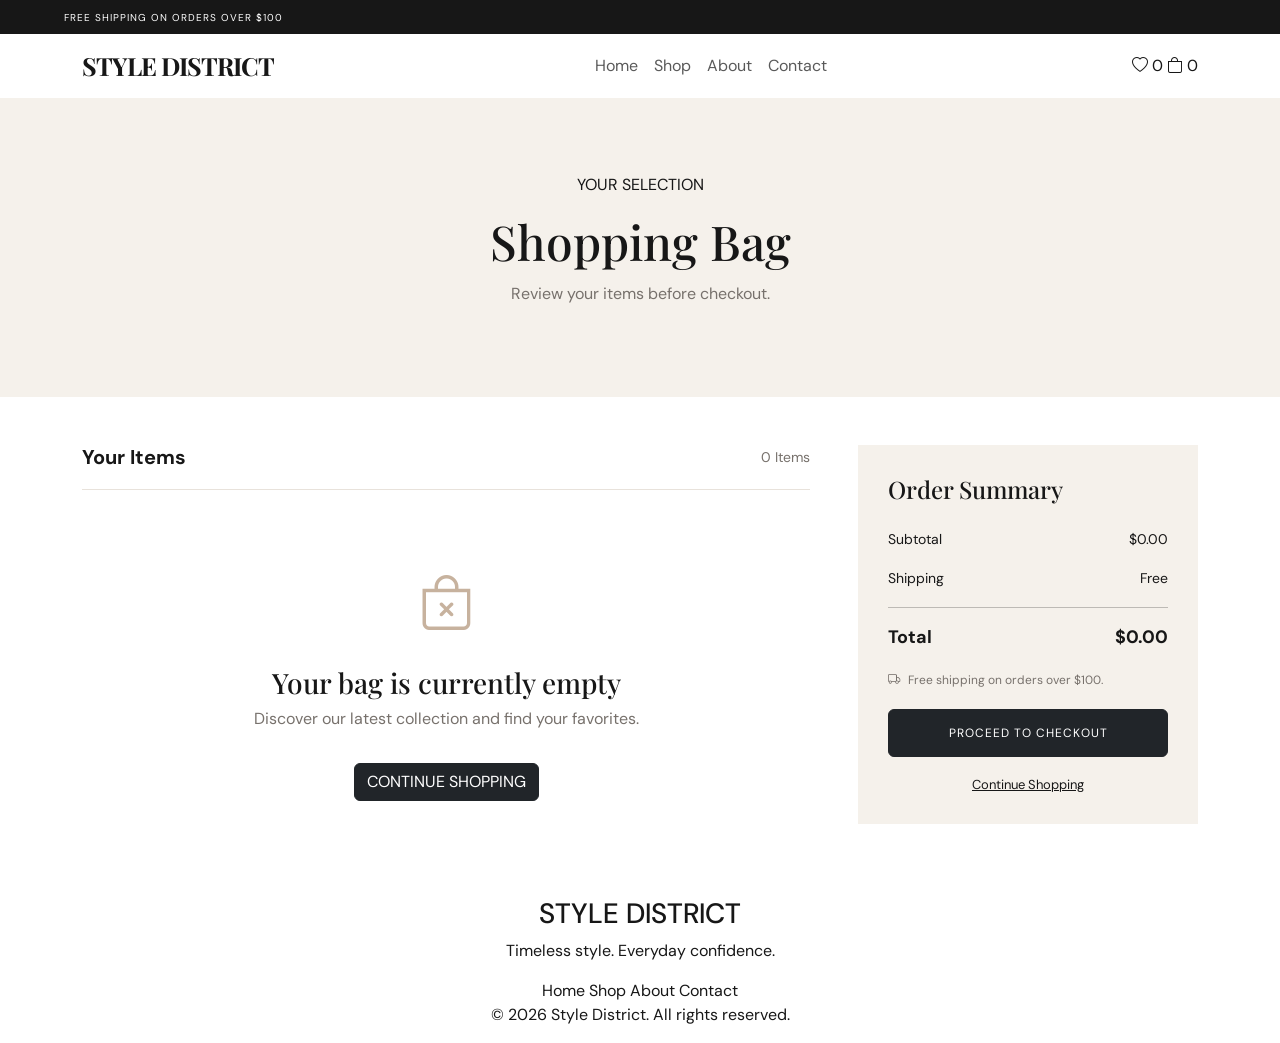
<file: cart.html>
<!DOCTYPE html>
<html lang="en">
<head>
    <meta charset="UTF-8">
    <meta name="viewport" content="width=device-width, initial-scale=1.0">
    <title>Shopping Bag | Style District</title>

    <link href="https://cdn.jsdelivr.net/npm/bootstrap@5.3.3/dist/css/bootstrap.min.css" rel="stylesheet">
    <link href="https://cdn.jsdelivr.net/npm/bootstrap-icons@1.11.3/font/bootstrap-icons.min.css" rel="stylesheet">
    <link href="https://fonts.googleapis.com/css2?family=DM+Sans:wght@400;500;600;700&family=Playfair+Display:wght@500;600;700&display=swap" rel="stylesheet">
    <link rel="stylesheet" href="css/style.css">
</head>

<body>

    <!-- Announcement -->
    <div class="announcement-bar">
        FREE SHIPPING ON ORDERS OVER $100
    </div>

    <!-- Navbar -->
    <nav class="navbar navbar-expand-lg bg-white sticky-top">
        <div class="container">

            <a class="navbar-brand" href="index.html">STYLE DISTRICT</a>

            <button class="navbar-toggler" type="button"
                    data-bs-toggle="collapse"
                    data-bs-target="#mainNavbar">
                <span class="navbar-toggler-icon"></span>
            </button>

            <div class="collapse navbar-collapse" id="mainNavbar">

                <ul class="navbar-nav mx-auto">
                    <li class="nav-item"><a class="nav-link" href="index.html">Home</a></li>
                    <li class="nav-item"><a class="nav-link" href="shop.html">Shop</a></li>
                    <li class="nav-item"><a class="nav-link" href="about.html">About</a></li>
                    <li class="nav-item"><a class="nav-link" href="contact.html">Contact</a></li>
                </ul>

                <div class="navbar-icons">
                    <a href="wishlist.html">
                        <i class="bi bi-heart"></i>
                        <span class="wishlist-count">0</span>
                    </a>

                    <a href="cart.html">
                        <i class="bi bi-bag"></i>
                        <span class="cart-count">0</span>
                    </a>
                </div>

            </div>
        </div>
    </nav>

    <!-- Cart Header -->
    <section class="cart-header">
        <div class="container text-center">
            <p class="section-subtitle">YOUR SELECTION</p>
            <h1>Shopping Bag</h1>
            <p>Review your items before checkout.</p>
        </div>
    </section>

    <!-- Cart Section -->
    <section class="cart-section py-5">
        <div class="container">

            <div class="row g-5">

                <!-- Cart Items -->
                <div class="col-lg-8">

                    <div class="cart-items-header">
                        <h5>Your Items</h5>
                        <span id="cart-items-count">0 Items</span>
                    </div>

                    <div id="cart-items-container"></div>

                    <!-- Empty Cart -->
                    <div id="empty-cart" class="text-center py-5">
                        <i class="bi bi-bag-x"></i>
                        <h3>Your bag is currently empty</h3>
                        <p>Discover our latest collection and find your favorites.</p>
                        <a href="shop.html" class="btn btn-dark mt-3">CONTINUE SHOPPING</a>
                    </div>

                </div>

                <!-- Order Summary -->
                <div class="col-lg-4">

                    <div class="cart-summary">
                        <h4>Order Summary</h4>

                        <div class="summary-row">
                            <span>Subtotal</span>
                            <span id="cart-subtotal">$0.00</span>
                        </div>

                        <div class="summary-row">
                            <span>Shipping</span>
                            <span id="cart-shipping">Free</span>
                        </div>

                        <hr>

                        <div class="summary-row summary-total">
                            <span>Total</span>
                            <span id="cart-total">$0.00</span>
                        </div>

                        <p class="shipping-note">
                            <i class="bi bi-truck"></i>
                            Free shipping on orders over $100.
                        </p>

                        <button id="checkout-btn" class="btn btn-dark w-100">
                            PROCEED TO CHECKOUT
                        </button>

                        <a href="shop.html" class="continue-shopping">
                            Continue Shopping
                        </a>

                    </div>

                </div>

            </div>

        </div>
    </section>

    <!-- Footer -->
    <footer class="site-footer">
        <div class="container text-center">
            <h3>STYLE DISTRICT</h3>
            <p>Timeless style. Everyday confidence.</p>

            <div class="footer-links">
                <a href="index.html">Home</a>
                <a href="shop.html">Shop</a>
                <a href="about.html">About</a>
                <a href="contact.html">Contact</a>
            </div>

            <p class="copyright">© 2026 Style District. All rights reserved.</p>
        </div>
    </footer>

    <!-- Scripts -->
    <script src="https://cdn.jsdelivr.net/npm/bootstrap@5.3.3/dist/js/bootstrap.bundle.min.js"></script>
    <script src="js/products.js"></script>
    <script src="js/main.js"></script>

    <script>
        const cartContainer = document.getElementById("cart-items-container");
        const emptyCart = document.getElementById("empty-cart");
        const itemsCount = document.getElementById("cart-items-count");

        const subtotalElement = document.getElementById("cart-subtotal");
        const shippingElement = document.getElementById("cart-shipping");
        const totalElement = document.getElementById("cart-total");

        function renderCart() {

            const cart = getCart();

            const totalItems = cart.reduce((total, item) =>
                total + item.quantity, 0
            );

            const subtotal = cart.reduce((total, item) =>
                total + (item.price * item.quantity), 0
            );

            const shipping = subtotal === 0 || subtotal >= 100 ? 0 : 10;

            const total = subtotal + shipping;

            itemsCount.textContent = `${totalItems} Items`;

            subtotalElement.textContent = `$${subtotal.toFixed(2)}`;
            shippingElement.textContent = shipping === 0 ? "Free" : `$${shipping.toFixed(2)}`;
            totalElement.textContent = `$${total.toFixed(2)}`;

            if (cart.length === 0) {

                cartContainer.innerHTML = "";
                emptyCart.style.display = "block";

                return;
            }

            emptyCart.style.display = "none";

            cartContainer.innerHTML = cart.map(item => `

                <div class="cart-item">

                    <div class="cart-item-image">
                        <img src="${item.image}" alt="${item.name}">
                    </div>

                    <div class="cart-item-details">

                        <h5>${item.name}</h5>

                        <p class="cart-item-price">$${item.price.toFixed(2)}</p>

                        <p class="cart-item-option">
                            Size: ${item.size || "Not selected"}
                        </p>

                        <p class="cart-item-option">
                            Color: ${item.color || "Not selected"}
                        </p>

                        <div class="cart-item-actions">

                            <div class="cart-quantity">
                                <button type="button" data-action="decrease" data-id="${item.id}" data-size="${item.size || ""}" data-color="${item.color || ""}">−</button>

                                <span>${item.quantity}</span>

                                <button type="button" data-action="increase" data-id="${item.id}" data-size="${item.size || ""}" data-color="${item.color || ""}">+</button>
                            </div>

                            <button type="button" class="remove-cart-item"
                                data-action="remove"
                                data-id="${item.id}"
                                data-size="${item.size || ""}"
                                data-color="${item.color || ""}">
                                <i class="bi bi-trash"></i> Remove
                            </button>

                        </div>

                    </div>

                    <div class="cart-item-total">
                        $${(item.price * item.quantity).toFixed(2)}
                    </div>

                </div>

            `).join("");

        }

        cartContainer.addEventListener("click", function(event) {

            const button = event.target.closest("[data-action]");

            if (!button) return;

            const action = button.dataset.action;
            const id = Number(button.dataset.id);
            const size = button.dataset.size;
            const color = button.dataset.color;

            let cart = getCart();

            const item = cart.find(product =>
                product.id === id &&
                (product.size || "") === size &&
                (product.color || "") === color
            );

            if (!item) return;

            if (action === "increase") {
                item.quantity++;
            }

            if (action === "decrease") {
                item.quantity--;

                if (item.quantity <= 0) {
                    cart = cart.filter(product => product !== item);
                }
            }

            if (action === "remove") {
                cart = cart.filter(product => product !== item);
            }

            saveCart(cart);
            updateHeaderCounts();
            renderCart();

        });

        // Checkout
        document.getElementById("checkout-btn").addEventListener("click", function() {

            const cart = getCart();

            if (cart.length === 0) {
                alert("Your shopping bag is empty!");
                return;
            }

            alert("Thank you! Checkout functionality will be available soon.");

        });

        renderCart();
    </script>

</body>
</html>
</file>
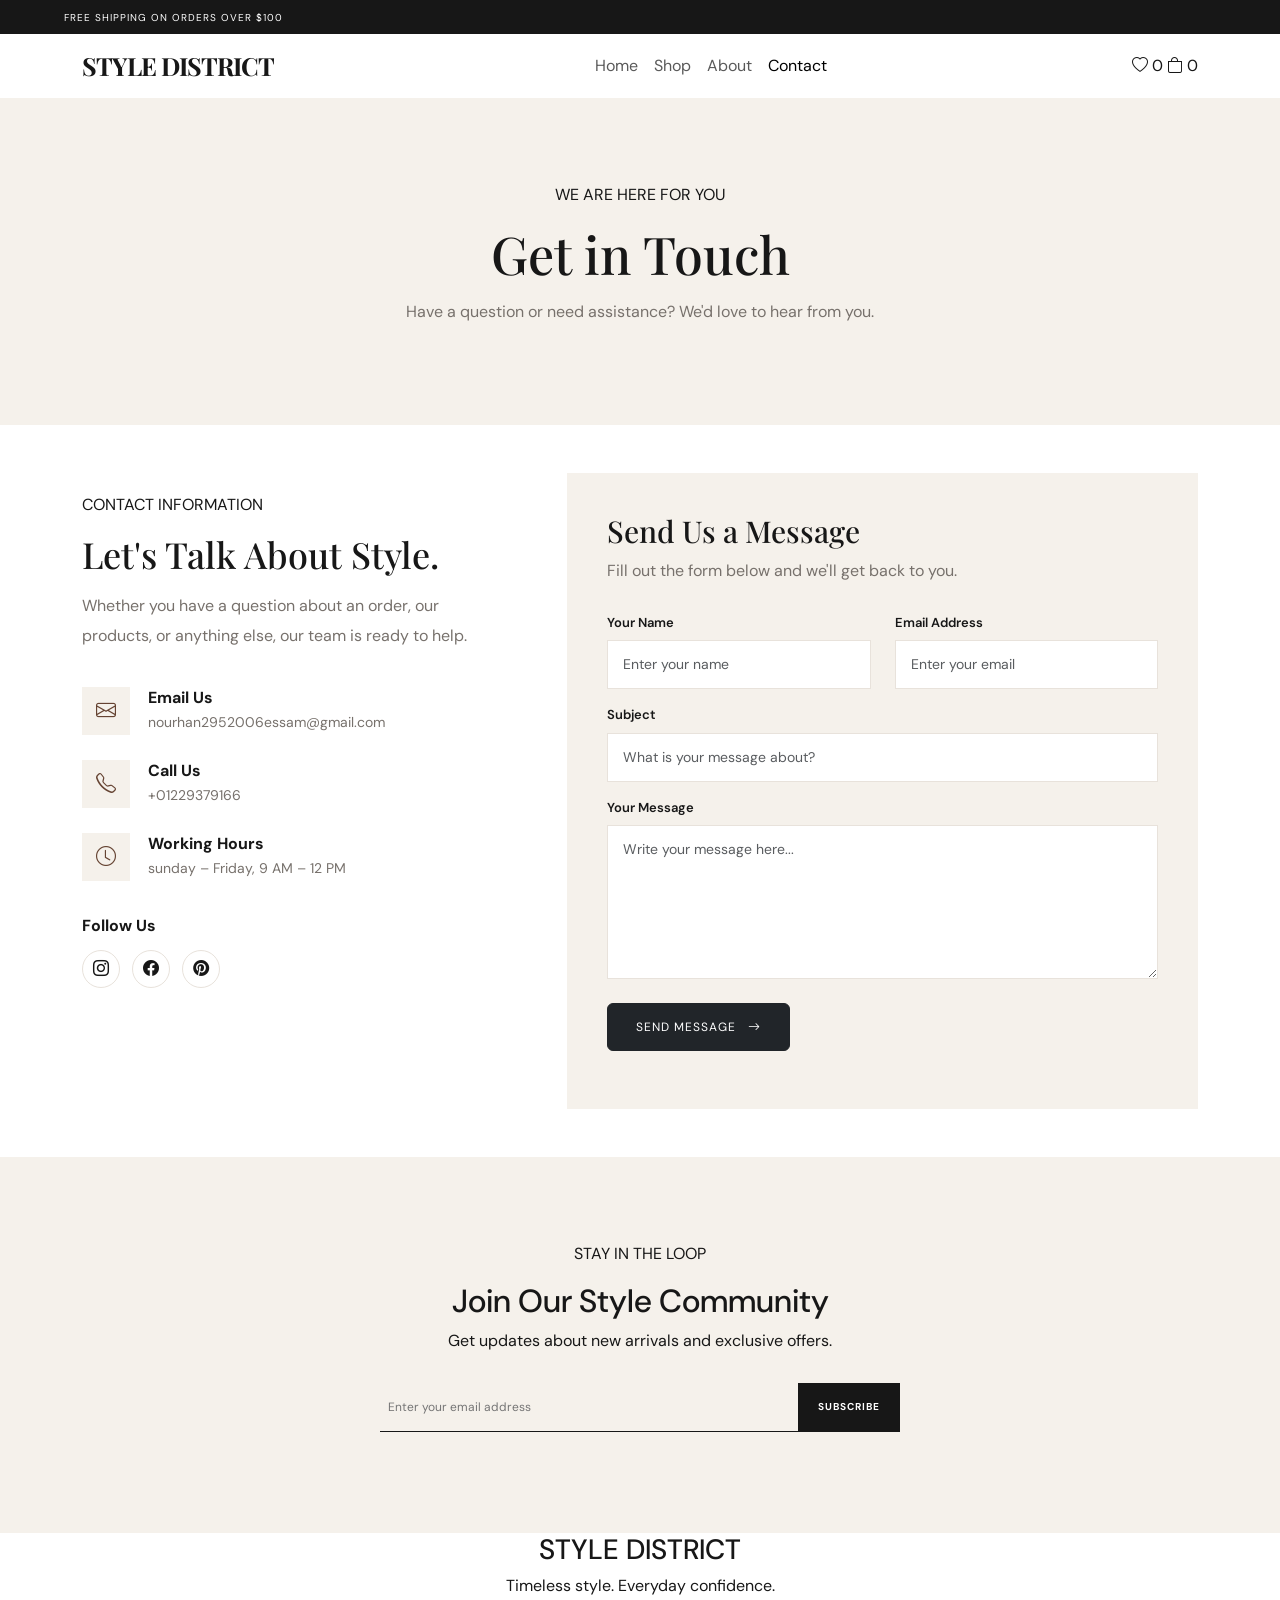
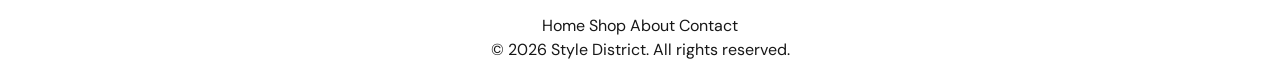
<file: contact.html>
<!DOCTYPE html>
<html lang="en">
<head>
    <meta charset="UTF-8">
    <meta name="viewport" content="width=device-width, initial-scale=1.0">
    <title>Contact Us | Style District</title>

    <link href="https://cdn.jsdelivr.net/npm/bootstrap@5.3.3/dist/css/bootstrap.min.css" rel="stylesheet">
    <link href="https://cdn.jsdelivr.net/npm/bootstrap-icons@1.11.3/font/bootstrap-icons.min.css" rel="stylesheet">
    <link href="https://fonts.googleapis.com/css2?family=DM+Sans:wght@400;500;600;700&family=Playfair+Display:wght@500;600;700&display=swap" rel="stylesheet">
    <link rel="stylesheet" href="css/style.css">
</head>

<body>

    <!-- Announcement -->
    <div class="announcement-bar">
        FREE SHIPPING ON ORDERS OVER $100
    </div>

    <!-- Navbar -->
    <nav class="navbar navbar-expand-lg bg-white sticky-top">
        <div class="container">

            <a class="navbar-brand" href="index.html">STYLE DISTRICT</a>

            <button class="navbar-toggler" type="button"
                    data-bs-toggle="collapse"
                    data-bs-target="#mainNavbar">
                <span class="navbar-toggler-icon"></span>
            </button>

            <div class="collapse navbar-collapse" id="mainNavbar">

                <ul class="navbar-nav mx-auto">
                    <li class="nav-item"><a class="nav-link" href="index.html">Home</a></li>
                    <li class="nav-item"><a class="nav-link" href="shop.html">Shop</a></li>
                    <li class="nav-item"><a class="nav-link" href="about.html">About</a></li>
                    <li class="nav-item"><a class="nav-link active" href="contact.html">Contact</a></li>
                </ul>

                <div class="navbar-icons">
                    <a href="wishlist.html">
                        <i class="bi bi-heart"></i>
                        <span class="wishlist-count">0</span>
                    </a>

                    <a href="cart.html">
                        <i class="bi bi-bag"></i>
                        <span class="cart-count">0</span>
                    </a>
                </div>

            </div>
        </div>
    </nav>

    <!-- Contact Hero -->
    <section class="contact-hero">
        <div class="container text-center">
            <p class="section-subtitle">WE ARE HERE FOR YOU</p>
            <h1>Get in Touch</h1>
            <p>Have a question or need assistance? We'd love to hear from you.</p>
        </div>
    </section>

    <!-- Contact Section -->
    <section class="contact-section py-5">
        <div class="container">

            <div class="row g-5">

                <!-- Contact Information -->
                <div class="col-lg-5">

                    <div class="contact-info">
                        <p class="section-subtitle">CONTACT INFORMATION</p>

                        <h2>Let's Talk About Style.</h2>

                        <p class="contact-description">
                            Whether you have a question about an order,
                            our products, or anything else, our team is ready to help.
                        </p>

                        <div class="contact-info-item">
                            <div class="contact-icon">
                                <i class="bi bi-envelope"></i>
                            </div>

                            <div>
                                <h6>Email Us</h6>
                                <p>nourhan2952006essam@gmail.com</p>
                            </div>
                        </div>

                        <div class="contact-info-item">
                            <div class="contact-icon">
                                <i class="bi bi-telephone"></i>
                            </div>

                            <div>
                                <h6>Call Us</h6>
                                <p>+01229379166</p>
                            </div>
                        </div>

                        <div class="contact-info-item">
                            <div class="contact-icon">
                                <i class="bi bi-clock"></i>
                            </div>

                            <div>
                                <h6>Working Hours</h6>
                                <p>sunday – Friday, 9 AM – 12 PM</p>
                            </div>
                        </div>

                        <div class="contact-socials">
                            <h6>Follow Us</h6>

                            <a href="https://www.instagram.com/nouressam422/" aria-label="Instagram">
                                <i class="bi bi-instagram"></i>
                            </a>

                            <a href="https://www.facebook.com/profile.php?id=100088703182047" aria-label="Facebook">
                                <i class="bi bi-facebook"></i>
                            </a>

                            <a href="#" aria-label="Pinterest">
                                <i class="bi bi-pinterest"></i>
                            </a>
                        </div>

                    </div>

                </div>

                <!-- Contact Form -->
                <div class="col-lg-7">

                    <div class="contact-form-wrapper">

                        <h3>Send Us a Message</h3>

                        <p>Fill out the form below and we'll get back to you.</p>

                        <form id="contact-form">

                            <div class="row">

                                <div class="col-md-6 mb-3">
                                    <label for="contact-name">Your Name</label>
                                    <input type="text" id="contact-name"
                                           class="form-control"
                                           placeholder="Enter your name"
                                           required>
                                </div>

                                <div class="col-md-6 mb-3">
                                    <label for="contact-email">Email Address</label>
                                    <input type="email" id="contact-email"
                                           class="form-control"
                                           placeholder="Enter your email"
                                           required>
                                </div>

                            </div>

                            <div class="mb-3">
                                <label for="contact-subject">Subject</label>
                                <input type="text" id="contact-subject"
                                       class="form-control"
                                       placeholder="What is your message about?"
                                       required>
                            </div>

                            <div class="mb-4">
                                <label for="contact-message">Your Message</label>
                                <textarea id="contact-message"
                                          class="form-control"
                                          rows="6"
                                          placeholder="Write your message here..."
                                          required></textarea>
                            </div>

                            <button type="submit" class="btn btn-dark contact-submit">
                                SEND MESSAGE <i class="bi bi-arrow-right"></i>
                            </button>

                            <p id="contact-success" class="contact-success"></p>

                        </form>

                    </div>

                </div>

            </div>

        </div>
    </section>

    <!-- Newsletter -->
    <section class="newsletter-section">
        <div class="container text-center">
            <p class="section-subtitle">STAY IN THE LOOP</p>
            <h2>Join Our Style Community</h2>
            <p>Get updates about new arrivals and exclusive offers.</p>

            <form id="newsletter-form" class="newsletter-form">
                <input type="email" id="newsletter-email"
                       placeholder="Enter your email address" required>
                <button type="submit">SUBSCRIBE</button>
            </form>

            <p id="newsletter-message"></p>
        </div>
    </section>

    <!-- Footer -->
    <footer class="site-footer">
        <div class="container text-center">
            <h3>STYLE DISTRICT</h3>
            <p>Timeless style. Everyday confidence.</p>

            <div class="footer-links">
                <a href="index.html">Home</a>
                <a href="shop.html">Shop</a>
                <a href="about.html">About</a>
                <a href="contact.html">Contact</a>
            </div>

            <p class="copyright">© 2026 Style District. All rights reserved.</p>
        </div>
    </footer>

    <!-- Scripts -->
    <script src="https://cdn.jsdelivr.net/npm/bootstrap@5.3.3/dist/js/bootstrap.bundle.min.js"></script>
    <script src="js/products.js"></script>
    <script src="js/main.js"></script>

    <script>
        const contactForm = document.getElementById("contact-form");

        contactForm.addEventListener("submit", function(event) {

            event.preventDefault();

            const name = document.getElementById("contact-name").value.trim();
            const email = document.getElementById("contact-email").value.trim();
            const subject = document.getElementById("contact-subject").value.trim();
            const message = document.getElementById("contact-message").value.trim();

            const successMessage = document.getElementById("contact-success");

            if (!name || !email || !subject || !message) {
                return;
            }

            successMessage.textContent =
                `Thank you, ${name}! Your message has been received.`;

            contactForm.reset();

        });
    </script>

</body>
</html>
</file>
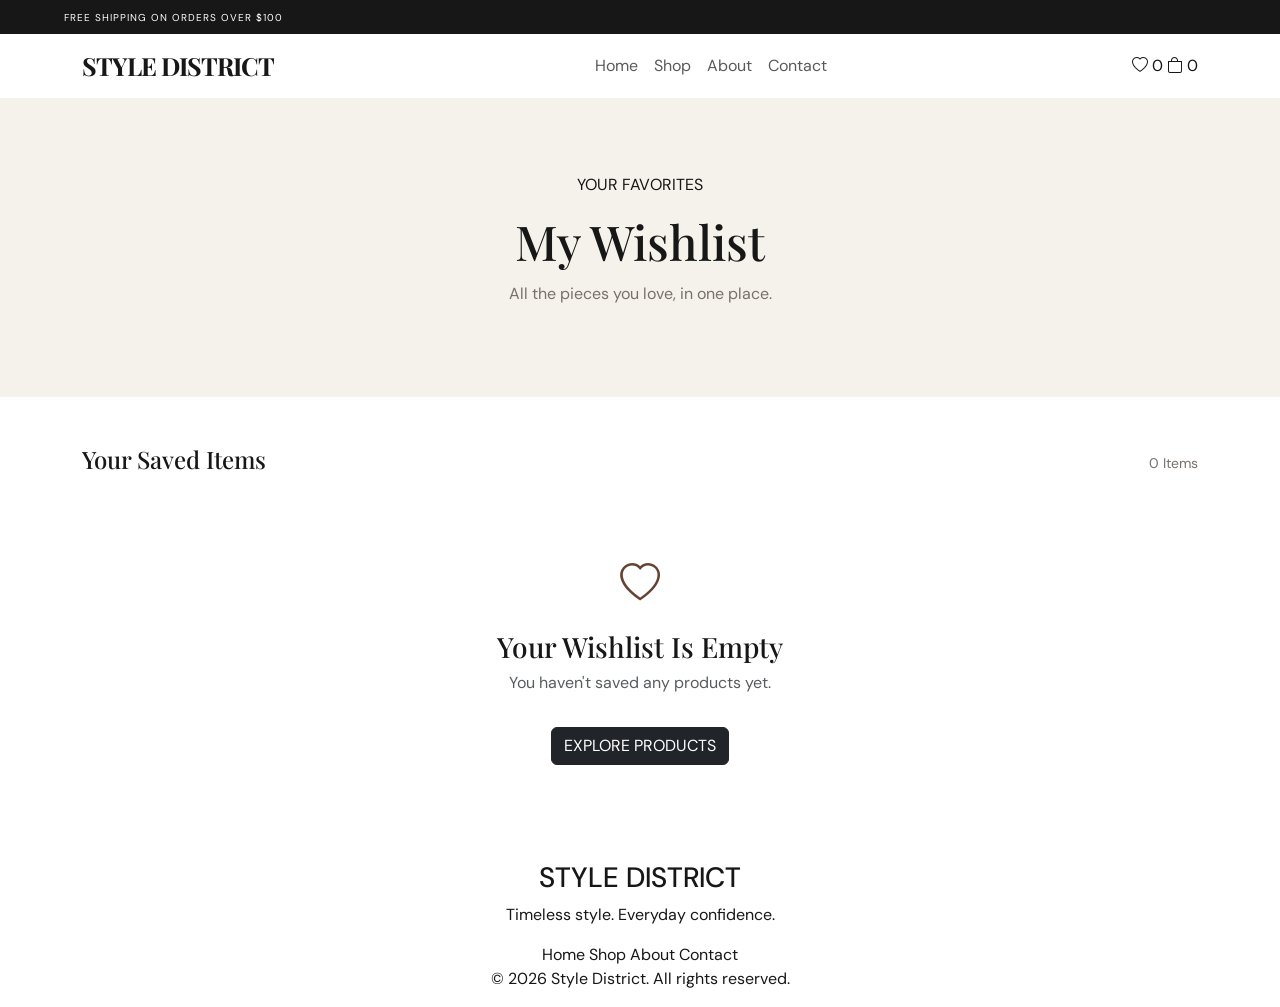
<file: wishlist.html>
<!DOCTYPE html>
<html lang="en">
<head>
    <meta charset="UTF-8">
    <meta name="viewport" content="width=device-width, initial-scale=1.0">
    <title>My Wishlist | Style District</title>

    <link href="https://cdn.jsdelivr.net/npm/bootstrap@5.3.3/dist/css/bootstrap.min.css" rel="stylesheet">
    <link href="https://cdn.jsdelivr.net/npm/bootstrap-icons@1.11.3/font/bootstrap-icons.min.css" rel="stylesheet">
    <link href="https://fonts.googleapis.com/css2?family=DM+Sans:wght@400;500;600;700&family=Playfair+Display:wght@500;600;700&display=swap" rel="stylesheet">
    <link rel="stylesheet" href="css/style.css">
</head>

<body>

    <div class="announcement-bar">
        FREE SHIPPING ON ORDERS OVER $100
    </div>

    <!-- Navbar -->
    <nav class="navbar navbar-expand-lg bg-white sticky-top">
        <div class="container">

            <a class="navbar-brand" href="index.html">STYLE DISTRICT</a>

            <button class="navbar-toggler" type="button"
                    data-bs-toggle="collapse"
                    data-bs-target="#mainNavbar">
                <span class="navbar-toggler-icon"></span>
            </button>

            <div class="collapse navbar-collapse" id="mainNavbar">

                <ul class="navbar-nav mx-auto">
                    <li class="nav-item"><a class="nav-link" href="index.html">Home</a></li>
                    <li class="nav-item"><a class="nav-link" href="shop.html">Shop</a></li>
                    <li class="nav-item"><a class="nav-link" href="about.html">About</a></li>
                    <li class="nav-item"><a class="nav-link" href="contact.html">Contact</a></li>
                </ul>

                <div class="navbar-icons">
                    <a href="wishlist.html">
                        <i class="bi bi-heart"></i>
                        <span class="wishlist-count">0</span>
                    </a>

                    <a href="cart.html">
                        <i class="bi bi-bag"></i>
                        <span class="cart-count">0</span>
                    </a>
                </div>

            </div>
        </div>
    </nav>

    <!-- Wishlist Header -->
    <section class="wishlist-header">
        <div class="container text-center">
            <p class="section-subtitle">YOUR FAVORITES</p>
            <h1>My Wishlist</h1>
            <p>All the pieces you love, in one place.</p>
        </div>
    </section>

    <!-- Wishlist Content -->
    <section class="wishlist-section py-5">
        <div class="container">

            <div class="d-flex justify-content-between align-items-center mb-4">
                <h4>Your Saved Items</h4>
                <span id="wishlist-total">0 Items</span>
            </div>

            <div class="row" id="wishlist-products"></div>

            <!-- Empty Wishlist -->
            <div id="empty-wishlist" class="text-center py-5" style="display:none;">
                <i class="bi bi-heart fs-1"></i>
                <h3 class="mt-3">Your Wishlist Is Empty</h3>
                <p class="text-muted">
                    You haven't saved any products yet.
                </p>
                <a href="shop.html" class="btn btn-dark mt-3">
                    EXPLORE PRODUCTS
                </a>
            </div>

        </div>
    </section>

    <!-- Footer -->
    <footer class="site-footer">
        <div class="container text-center">
            <h3>STYLE DISTRICT</h3>
            <p>Timeless style. Everyday confidence.</p>

            <div class="footer-links">
                <a href="index.html">Home</a>
                <a href="shop.html">Shop</a>
                <a href="about.html">About</a>
                <a href="contact.html">Contact</a>
            </div>

            <p class="copyright">© 2026 Style District. All rights reserved.</p>
        </div>
    </footer>

    <script src="https://cdn.jsdelivr.net/npm/bootstrap@5.3.3/dist/js/bootstrap.bundle.min.js"></script>
    <script src="js/products.js"></script>
    <script src="js/main.js"></script>

    <script>
        // Wishlist Page

        const wishlistContainer = document.getElementById("wishlist-products");
        const emptyWishlist = document.getElementById("empty-wishlist");
        const wishlistTotal = document.getElementById("wishlist-total");

        function renderWishlist() {

            const wishlistIds = getWishlist();

            const savedProducts = allProducts.filter(product =>
                wishlistIds.includes(product.id)
            );

            wishlistTotal.textContent =
                `${savedProducts.length} Items`;

            if (savedProducts.length === 0) {
                wishlistContainer.innerHTML = "";
                emptyWishlist.style.display = "block";
                return;
            }

            emptyWishlist.style.display = "none";

            wishlistContainer.innerHTML = savedProducts.map(product => `
                <div class="col-lg-3 col-md-6 mb-4">
                    <div class="product-card">

                        <div class="product-image">
                            <a href="product.html?id=${product.id}">
                                <img src="${product.image}" alt="${product.name}">
                            </a>

                            <button class="wishlist-btn active"
                                    data-remove-id="${product.id}">
                                <i class="bi bi-heart-fill"></i>
                            </button>
                        </div>

                        <div class="product-info">

                            <p class="product-category">
                                ${product.category}
                            </p>

                            <h5>
                                <a href="product.html?id=${product.id}">
                                    ${product.name}
                                </a>
                            </h5>

                            <div class="product-price">
                                $${product.price}
                            </div>

                            <button class="add-to-cart-btn"
                                    data-wishlist-cart="${product.id}">
                                ADD TO BAG
                            </button>

                        </div>
                    </div>
                </div>
            `).join("");
        }

        // Remove from wishlist
        wishlistContainer.addEventListener("click", function(event) {

            const removeButton = event.target.closest("[data-remove-id]");

            if (removeButton) {
                const id = Number(removeButton.dataset.removeId);

                toggleWishlist(id);
                renderWishlist();
            }

            // Add wishlist product to cart
            const cartButton = event.target.closest("[data-wishlist-cart]");

            if (cartButton) {
                const id = Number(cartButton.dataset.wishlistCart);

                addToCart(id);
            }
        });

        // Initial display
        renderWishlist();
    </script>

</body>
</html>
</file>
<file: css/style.css>
/* =====================================
   STYLE DISTRICT - MAIN DESIGN
   Black / White / Chocolate / Cream
===================================== */

/* 1. COLORS & GLOBAL */

:root {
    --black: #171717;
    --white: #ffffff;
    --cream: #f5f1eb;
    --chocolate: #654332;
    --brown-light: #c7b29e;
    --gray: #77716c;
    --border: #e8e2db;
}

* {
    margin: 0;
    padding: 0;
    box-sizing: border-box;
}

html {
    scroll-behavior: smooth;
}

body {
    font-family: 'DM Sans', sans-serif;
    color: var(--black);
    background: var(--white);
    overflow-x: hidden;
}

a {
    text-decoration: none;
    color: inherit;
}

button,
input {
    font-family: inherit;
}

img {
    display: block;
    max-width: 100%;
}

/* 2. ANNOUNCEMENT BAR */

.announcement-bar {
    min-height: 34px;
    padding: 8px 5%;
    background: var(--black);
    color: var(--white);
    display: flex;
    justify-content: space-between;
    align-items: center;
    font-size: 10px;
    letter-spacing: 1px;
}

.announcement-bar i {
    margin-right: 5px;
}

.announcement-social {
    display: flex;
    align-items: center;
    gap: 14px;
}

.announcement-social a {
    transition: .3s;
}

.announcement-social a:hover {
    color: var(--brown-light);
}

/* 3. NAVBAR */

.main-navbar {
    background: var(--white);
    padding: 17px 0;
    border-bottom: 1px solid var(--border);
    position: relative;
    z-index: 100;
}

.navbar-brand {
    font-family: 'Playfair Display', serif;
    font-size: 25px;
    font-weight: 700;
    letter-spacing: -1px;
    color: var(--black);
}

.navbar-brand span,
.footer-logo span {
    color: var(--chocolate);
}

.navbar-toggler {
    border: none;
    font-size: 25px;
}

.navbar-toggler:focus {
    box-shadow: none;
}

.main-navbar .nav-link {
    color: var(--black);
    font-size: 13px;
    font-weight: 600;
    margin: 0 13px;
    position: relative;
    transition: .3s;
}

.main-navbar .nav-link:hover,
.main-navbar .nav-link.active {
    color: var(--chocolate);
}

.main-navbar .nav-link::after {
    content: "";
    position: absolute;
    width: 0;
    height: 1px;
    background: var(--chocolate);
    bottom: 3px;
    left: 8px;
    transition: .3s;
}

.main-navbar .nav-link:hover::after,
.main-navbar .nav-link.active::after {
    width: calc(100% - 16px);
}

.nav-actions {
    display: flex;
    align-items: center;
    gap: 23px;
}

.nav-actions a {
    font-size: 20px;
    position: relative;
    transition: .3s;
}

.nav-actions a:hover {
    color: var(--chocolate);
}

.icon-with-count span {
    position: absolute;
    top: -9px;
    right: -10px;
    width: 16px;
    height: 16px;
    border-radius: 50%;
    background: var(--chocolate);
    color: white;
    font-size: 9px;
    display: flex;
    align-items: center;
    justify-content: center;
}

/* 4. HERO SECTION */

.hero-section {
    min-height: 570px;
    display: flex;
    align-items: center;
    position: relative;
    background:
        linear-gradient(
            90deg,
            rgba(255,255,255,.96) 0%,
            rgba(255,255,255,.85) 36%,
            rgba(255,255,255,.05) 76%
        ),
        url('https://images.unsplash.com/photo-1483985988355-763728e1935b?w=1800')
        center 35% / cover no-repeat;
}

.hero-content {
    max-width: 600px;
    padding: 85px 0;
}

.eyebrow {
    font-size: 12px;
    font-weight: 700;
    letter-spacing: 2px;
    color: var(--chocolate);
}

.hero-content h1 {
    font-family: 'Playfair Display', serif;
    font-size: clamp(48px, 6vw, 78px);
    font-weight: 600;
    line-height: 1.05;
    margin: 23px 0;
    letter-spacing: -2px;
}

.hero-content h1 em {
    color: var(--chocolate);
}

.hero-content p {
    max-width: 410px;
    font-size: 15px;
    line-height: 1.8;
    color: #48433f;
    margin-bottom: 30px;
}

.primary-btn {
    display: inline-flex;
    align-items: center;
    justify-content: center;
    gap: 16px;
    background: var(--black);
    color: var(--white);
    padding: 16px 25px;
    font-size: 11px;
    letter-spacing: 1px;
    font-weight: 700;
    transition: .3s;
}

.primary-btn:hover {
    background: var(--chocolate);
    color: var(--white);
    transform: translateY(-2px);
}

.hero-indicators {
    position: absolute;
    bottom: 20px;
    left: 5%;
    display: flex;
    gap: 12px;
}

.indicator {
    width: 11px;
    height: 11px;
    border: 1px solid var(--black);
    border-radius: 50%;
}

.indicator.active {
    background: var(--black);
}

/* 5. SECTION HEADINGS */

.categories-section,
.featured-section {
    padding: 85px 0;
}

.section-heading {
    text-align: center;
    margin-bottom: 45px;
}

.section-heading span {
    color: var(--chocolate);
    font-size: 11px;
    font-weight: 700;
    letter-spacing: 2px;
}

.section-heading h2 {
    font-family: 'Playfair Display', serif;
    font-size: 40px;
    margin: 12px 0;
}

.section-heading p {
    color: var(--gray);
    font-size: 14px;
}

/* 6. CATEGORY CARDS */

.category-card {
    display: block;
    height: 340px;
    position: relative;
    overflow: hidden;
    background: var(--cream);
}

.category-card img {
    width: 100%;
    height: 100%;
    object-fit: cover;
    transition: transform .6s;
}

.category-card:hover img {
    transform: scale(1.07);
}

.category-overlay {
    position: absolute;
    inset: 0;
    display: flex;
    flex-direction: column;
    justify-content: flex-end;
    padding: 25px;
    color: var(--white);
    background: linear-gradient(
        transparent 40%,
        rgba(0,0,0,.65)
    );
}

.category-overlay h3 {
    font-family: 'Playfair Display', serif;
    font-size: 30px;
    margin-bottom: 5px;
}

.category-overlay span {
    font-size: 10px;
    letter-spacing: 1px;
    font-weight: 700;
}

.category-overlay i {
    margin-left: 5px;
}

/* 7. FEATURED PRODUCTS */

.featured-section {
    background: var(--cream);
}

.product-card {
    height: 100%;
    background: var(--white);
    transition: transform .3s, box-shadow .3s;
    position: relative;
    overflow: hidden;
}

.product-card:hover {
    transform: translateY(-5px);
    box-shadow: 0 12px 30px rgba(0,0,0,.08);
}

.product-image {
    display: block;
    width: 100%;
    height: 300px;
    position: relative;
    overflow: hidden;
    background: #eee9e3;
}

.product-image img {
    width: 100%;
    height: 100%;
    object-fit: cover;
    transition: transform .5s;
}

.product-card:hover .product-image img {
    transform: scale(1.06);
}

.product-badge {
    position: absolute;
    z-index: 2;
    top: 13px;
    left: 13px;
    background: var(--white);
    color: var(--black);
    padding: 7px 10px;
    font-size: 9px;
    letter-spacing: 1px;
    font-weight: 700;
}

.product-info {
    padding: 17px;
}

.product-info h5 {
    font-size: 13px;
    font-weight: 700;
    margin-bottom: 8px;
}

.product-info p {
    font-size: 14px;
    font-weight: 700;
    color: var(--chocolate);
    margin: 0;
}

.product-actions {
    display: flex;
    justify-content: space-between;
    align-items: center;
    margin-top: 15px;
}

.product-actions button {
    border: none;
    cursor: pointer;
    transition: .3s;
}

.add-to-cart-btn {
    background: var(--black);
    color: var(--white);
    padding: 11px 14px;
    font-size: 10px;
    letter-spacing: 1px;
    font-weight: 700;
}

.add-to-cart-btn:hover {
    background: var(--chocolate);
}

.wishlist-btn {
    background: transparent !important;
    color: var(--black) !important;
    font-size: 20px;
    padding: 5px !important;
}

.wishlist-btn:hover {
    color: var(--chocolate) !important;
}

/* 8. OUTLINE BUTTON */

.outline-btn {
    display: inline-flex;
    align-items: center;
    gap: 12px;
    border: 1px solid var(--black);
    padding: 15px 27px;
    font-size: 10px;
    font-weight: 700;
    letter-spacing: 1px;
    transition: .3s;
}

.outline-btn:hover {
    background: var(--black);
    color: var(--white);
}

/* 9. PROMOTIONAL SECTION */

.promo-section {
    min-height: 420px;
    display: flex;
    align-items: center;
    background:
        linear-gradient(
            90deg,
            rgba(23,23,23,.75),
            rgba(23,23,23,.15)
        ),
        url('https://images.unsplash.com/photo-1441986300917-64674bd600d8?w=1600')
        center / cover no-repeat;
    color: var(--white);
}

.promo-content {
    max-width: 550px;
    padding: 70px 0;
}

.promo-content > span {
    font-size: 11px;
    letter-spacing: 3px;
    font-weight: 700;
    color: var(--brown-light);
}

.promo-content h2 {
    font-family: 'Playfair Display', serif;
    font-size: 55px;
    margin: 17px 0;
}

.promo-content p {
    font-size: 14px;
    line-height: 1.8;
    max-width: 400px;
    margin-bottom: 27px;
}

.promo-content .primary-btn {
    background: var(--cream);
    color: var(--black);
}

.promo-content .primary-btn:hover {
    background: var(--chocolate);
    color: var(--white);
}

/* 10. BENEFITS */

.benefits-section {
    padding: 65px 0;
    border-bottom: 1px solid var(--border);
}

.benefit-item {
    text-align: center;
    padding: 15px;
}

.benefit-item > i {
    font-size: 27px;
    color: var(--chocolate);
}

.benefit-item h5 {
    font-family: 'Playfair Display', serif;
    font-size: 19px;
    margin: 15px 0 8px;
}

.benefit-item p {
    color: var(--gray);
    font-size: 12px;
    margin: 0;
}

/* 11. NEWSLETTER */

.newsletter-section {
    padding: 85px 0;
    background: var(--cream);
    text-align: center;
}

.newsletter-content > span {
    font-size: 10px;
    font-weight: 700;
    color: var(--chocolate);
    letter-spacing: 3px;
}

.newsletter-content h2 {
    font-family: 'Playfair Display', serif;
    font-size: 38px;
    margin: 15px 0;
}

.newsletter-content p {
    color: var(--gray);
    font-size: 14px;
}

.newsletter-form {
    display: flex;
    max-width: 520px;
    margin: 30px auto 0;
    border-bottom: 1px solid var(--black);
}

.newsletter-form input {
    flex: 1;
    min-width: 0;
    border: none;
    outline: none;
    background: transparent;
    padding: 15px 8px;
    font-size: 12px;
}

.newsletter-form button {
    border: none;
    background: var(--black);
    color: var(--white);
    padding: 0 20px;
    font-size: 10px;
    font-weight: 700;
    letter-spacing: 1px;
    cursor: pointer;
    transition: .3s;
}

.newsletter-form button:hover {
    background: var(--chocolate);
}

#newsletter-message {
    display: block;
    margin-top: 15px;
    color: var(--chocolate);
}

/* 12. FOOTER */

.main-footer {
    background: var(--black);
    color: var(--white);
    padding: 65px 0 20px;
}

.footer-logo {
    display: inline-block;
    font-family: 'Playfair Display', serif;
    font-size: 25px;
    font-weight: 700;
    margin-bottom: 18px;
}

.main-footer p {
    color: #b8b2ac;
    font-size: 13px;
    line-height: 1.8;
    max-width: 280px;
}

.main-footer h5 {
    font-size: 11px;
    letter-spacing: 2px;
    margin-bottom: 23px;
}

.main-footer .col-lg-2 a {
    display: block;
    color: #b8b2ac;
    font-size: 12px;
    margin-bottom: 13px;
    transition: .3s;
}

.main-footer .col-lg-2 a:hover {
    color: var(--brown-light);
}

.footer-socials {
    display: flex;
    gap: 19px;
    margin-top: 20px;
    font-size: 18px;
}

.footer-socials a:hover {
    color: var(--brown-light);
}

.footer-contact-link {
    display: inline-flex;
    gap: 10px;
    color: var(--brown-light);
    font-size: 11px;
    font-weight: 700;
    letter-spacing: 1px;
}

.footer-bottom {
    margin-top: 55px;
    padding-top: 20px;
    border-top: 1px solid #393431;
    display: flex;
    justify-content: space-between;
    align-items: center;
}

.footer-bottom p {
    margin: 0;
    font-size: 11px;
}

.footer-bottom span {
    font-size: 10px;
    letter-spacing: 2px;
    color: var(--brown-light);
}

/* 13. BACK TO TOP */

#back-to-top {
    position: fixed;
    right: 25px;
    bottom: 25px;
    width: 42px;
    height: 42px;
    border: none;
    border-radius: 50%;
    background: var(--chocolate);
    color: var(--white);
    font-size: 18px;
    cursor: pointer;
    z-index: 90;
    opacity: 0;
    visibility: hidden;
    transition: .3s;
}

#back-to-top.show {
    opacity: 1;
    visibility: visible;
}

#back-to-top:hover {
    background: var(--black);
}

/* 14. RESPONSIVE DESIGN */

@media (max-width: 991px) {

    .nav-actions {
        justify-content: center;
        padding: 15px 0;
    }

    .hero-section {
        min-height: 500px;
        background-position: 60% center;
    }

    .main-navbar .navbar-nav {
        padding-top: 15px;
    }
}

@media (max-width: 767px) {

    .announcement-social {
        display: none;
    }

    .announcement-bar {
        justify-content: center;
    }

    .navbar-brand {
        font-size: 21px;
    }

    .hero-section {
        min-height: 480px;
        background-position: 62% center;
    }

    .hero-content {
        padding: 65px 0;
    }

    .hero-content h1 {
        font-size: 46px;
    }

    .hero-content p {
        font-size: 13px;
        max-width: 300px;
    }

    .categories-section,
    .featured-section {
        padding: 60px 0;
    }

    .section-heading h2 {
        font-size: 32px;
    }

    .category-card {
        height: 300px;
    }

    .product-image {
        height: 250px;
    }

    .promo-content h2 {
        font-size: 42px;
    }

    .newsletter-content h2 {
        font-size: 30px;
    }

    .newsletter-form {
        flex-direction: column;
        border: none;
        gap: 12px;
    }

    .newsletter-form input {
        border-bottom: 1px solid var(--black);
        width: 100%;
    }

    .newsletter-form button {
        padding: 15px;
    }

    .footer-bottom {
        flex-direction: column;
        gap: 12px;
        text-align: center;
    }
}

@media (max-width: 400px) {

    .hero-content h1 {
        font-size: 39px;
    }

    .primary-btn {
        padding: 14px 17px;
    }

    .product-image {
        height: 210px;
    }
}


/* ===================================
   PRODUCT DETAILS PAGE
=================================== */

.product-breadcrumb {
    color: var(--gray);
    font-size: 14px;
}

.product-breadcrumb a {
    color: var(--chocolate);
    text-decoration: none;
}

.product-details-image {
    background: var(--cream);
    overflow: hidden;
}

.product-details-image img {
    width: 100%;
    height: 600px;
    object-fit: cover;
}

.product-details-title {
    font-family: "Playfair Display", serif;
    font-size: 42px;
    margin: 15px 0;
}

.product-details-price {
    font-size: 23px;
    font-weight: 600;
    color: var(--chocolate);
}

.product-details-price .old-price {
    color: #999;
    text-decoration: line-through;
    font-size: 17px;
    margin-left: 10px;
}

.product-description {
    color: var(--gray);
    line-height: 1.8;
}

.size-options,
.color-options {
    display: flex;
    flex-wrap: wrap;
    gap: 10px;
}

.size-option,
.color-option {
    border: 1px solid var(--border);
    background: white;
    padding: 10px 18px;
    cursor: pointer;
    transition: 0.3s;
}

.size-option.selected,
.color-option.selected {
    background: var(--black);
    color: white;
    border-color: var(--black);
}

.quantity-control {
    display: inline-flex;
    align-items: center;
    border: 1px solid var(--border);
}

.quantity-control button {
    background: white;
    border: none;
    padding: 10px 18px;
    font-size: 20px;
}

.quantity-control span {
    min-width: 40px;
    text-align: center;
}

.product-detail-actions {
    display: flex;
    flex-wrap: wrap;
    gap: 12px;
}

.product-detail-actions button {
    padding: 14px 22px;
    border-radius: 0;
    flex: 1;
}

.product-extra-info {
    color: var(--gray);
    font-size: 14px;
}

.product-extra-info i {
    color: var(--chocolate);
    margin-right: 8px;
}

@media (max-width: 768px) {
    .product-details-image img {
        height: 420px;
    }

    .product-details-title {
        font-size: 32px;
    }
}

/* ===================================
   ABOUT PAGE
=================================== */

.about-hero {
    background: var(--cream);
    padding: 100px 20px;
}

.about-hero h1 {
    font-family: "Playfair Display", serif;
    font-size: clamp(38px, 5vw, 64px);
    max-width: 800px;
    margin: 15px auto;
}

.about-hero p:not(.section-subtitle) {
    color: var(--gray);
    max-width: 600px;
    margin: 15px auto 0;
    line-height: 1.8;
}

.about-story {
    padding-top: 90px !important;
    padding-bottom: 90px !important;
}

.about-story-image {
    width: 100%;
    height: 480px;
    object-fit: cover;
}

.about-story h2,
.why-choose-us h2,
.about-cta h2 {
    font-family: "Playfair Display", serif;
    font-size: 38px;
    margin-bottom: 20px;
}

.about-story p:not(.section-subtitle) {
    color: var(--gray);
    line-height: 1.9;
}

.value-card {
    height: 100%;
    padding: 45px 35px;
    background: var(--cream);
    text-align: center;
}

.value-card i,
.about-feature i {
    font-size: 38px;
    color: var(--chocolate);
    margin-bottom: 20px;
    display: inline-block;
}

.value-card h3,
.about-feature h5 {
    font-family: "Playfair Display", serif;
    margin-bottom: 15px;
}

.value-card p,
.about-feature p {
    color: var(--gray);
    line-height: 1.8;
}

.about-feature {
    padding: 30px 20px;
}

.about-cta {
    background: var(--cream);
    padding: 75px 20px !important;
}

@media (max-width: 768px) {
    .about-hero {
        padding: 70px 20px;
    }

    .about-story-image {
        height: 350px;
    }

    .about-story h2,
    .why-choose-us h2,
    .about-cta h2 {
        font-size: 30px;
    }
}


/* ===================================
   WISHLIST PAGE
=================================== */

.wishlist-header {
    background: var(--cream);
    padding: 75px 20px;
    text-align: center;
}

.wishlist-header h1 {
    font-family: "Playfair Display", serif;
    font-size: 48px;
    margin: 12px 0;
}

.wishlist-header p:not(.section-subtitle) {
    color: var(--gray);
}

.wishlist-section {
    min-height: 400px;
}

.wishlist-section h4 {
    font-family: "Playfair Display", serif;
}

#wishlist-total {
    color: var(--gray);
    font-size: 14px;
}

#empty-wishlist i {
    color: var(--chocolate);
}

#empty-wishlist h3 {
    font-family: "Playfair Display", serif;
}

@media (max-width: 768px) {
    .wishlist-header h1 {
        font-size: 36px;
    }
}

/* ==============================
   CART PAGE
============================== */

.cart-header {
    background: var(--cream);
    padding: 75px 0;
}

.cart-header h1 {
    font-family: 'Playfair Display', serif;
    font-size: 48px;
    margin-bottom: 12px;
}

.cart-header p:last-child {
    color: var(--gray);
}

.cart-items-header {
    display: flex;
    justify-content: space-between;
    align-items: center;
    padding-bottom: 20px;
    border-bottom: 1px solid var(--border);
    margin-bottom: 25px;
}

.cart-items-header h5 {
    font-weight: 700;
    margin: 0;
}

#cart-items-count {
    color: var(--gray);
    font-size: 14px;
}

.cart-item {
    display: flex;
    align-items: center;
    gap: 25px;
    padding: 25px 0;
    border-bottom: 1px solid var(--border);
}

.cart-item-image {
    width: 125px;
    height: 150px;
    flex-shrink: 0;
    overflow: hidden;
    background: var(--cream);
}

.cart-item-image img {
    width: 100%;
    height: 100%;
    object-fit: cover;
}

.cart-item-details {
    flex: 1;
}

.cart-item-details h5 {
    font-family: 'Playfair Display', serif;
    font-size: 20px;
    margin-bottom: 10px;
}

.cart-item-price {
    font-weight: 600;
    margin-bottom: 8px;
}

.cart-item-option {
    color: var(--gray);
    font-size: 13px;
    margin-bottom: 4px;
}

.cart-item-actions {
    display: flex;
    align-items: center;
    gap: 20px;
    margin-top: 15px;
}

.cart-quantity {
    display: flex;
    align-items: center;
    border: 1px solid var(--border);
}

.cart-quantity button {
    border: none;
    background: transparent;
    padding: 5px 12px;
    cursor: pointer;
}

.cart-quantity span {
    min-width: 25px;
    text-align: center;
}

.remove-cart-item {
    border: none;
    background: transparent;
    color: #9a4949;
    font-size: 13px;
    cursor: pointer;
}

.cart-item-total {
    font-weight: 700;
    white-space: nowrap;
}

.cart-summary {
    background: var(--cream);
    padding: 30px;
    position: sticky;
    top: 110px;
}

.cart-summary h4 {
    font-family: 'Playfair Display', serif;
    margin-bottom: 25px;
}

.summary-row {
    display: flex;
    justify-content: space-between;
    margin-bottom: 18px;
    font-size: 14px;
}

.summary-total {
    font-size: 18px;
    font-weight: 700;
}

.shipping-note {
    color: var(--gray);
    font-size: 12px;
    margin: 20px 0;
}

.shipping-note i {
    margin-right: 5px;
}

#checkout-btn {
    padding: 14px;
    font-size: 12px;
    letter-spacing: 1px;
}

.continue-shopping {
    display: block;
    text-align: center;
    margin-top: 18px;
    color: var(--black);
    font-size: 13px;
    text-decoration: underline;
}

#empty-cart {
    display: none;
}

#empty-cart > i {
    font-size: 55px;
    color: var(--brown-light);
    display: block;
    margin-bottom: 20px;
}

#empty-cart h3 {
    font-family: 'Playfair Display', serif;
}

#empty-cart p {
    color: var(--gray);
}

@media (max-width: 576px) {

    .cart-header h1 {
        font-size: 36px;
    }

    .cart-item {
        gap: 15px;
        flex-wrap: wrap;
    }

    .cart-item-image {
        width: 95px;
        height: 120px;
    }

    .cart-item-details h5 {
        font-size: 16px;
    }

    .cart-item-total {
        margin-left: auto;
    }

    .cart-summary {
        position: static;
    }

}


/* ==============================
   CONTACT PAGE
============================== */

.contact-hero {
    background: var(--cream);
    padding: 85px 0;
}

.contact-hero h1 {
    font-family: 'Playfair Display', serif;
    font-size: 52px;
    margin-bottom: 15px;
}

.contact-hero p:last-child {
    color: var(--gray);
}

.contact-section {
    background: var(--white);
}

.contact-info {
    padding: 20px 15px 20px 0;
}

.contact-info h2 {
    font-family: 'Playfair Display', serif;
    font-size: 36px;
    margin: 15px 0;
}

.contact-description {
    color: var(--gray);
    line-height: 1.9;
    margin-bottom: 35px;
}

.contact-info-item {
    display: flex;
    align-items: center;
    gap: 18px;
    margin-bottom: 25px;
}

.contact-icon {
    width: 48px;
    height: 48px;
    background: var(--cream);
    display: flex;
    align-items: center;
    justify-content: center;
    font-size: 20px;
    color: var(--chocolate);
}

.contact-info-item h6 {
    font-weight: 700;
    margin-bottom: 5px;
}

.contact-info-item p {
    color: var(--gray);
    font-size: 14px;
    margin: 0;
}

.contact-socials {
    margin-top: 35px;
}

.contact-socials h6 {
    font-weight: 700;
    margin-bottom: 15px;
}

.contact-socials a {
    display: inline-flex;
    align-items: center;
    justify-content: center;
    width: 38px;
    height: 38px;
    border: 1px solid var(--border);
    border-radius: 50%;
    color: var(--black);
    margin-right: 8px;
    text-decoration: none;
    transition: 0.3s;
}

.contact-socials a:hover {
    background: var(--black);
    color: var(--white);
}

.contact-form-wrapper {
    background: var(--cream);
    padding: 40px;
}

.contact-form-wrapper h3 {
    font-family: 'Playfair Display', serif;
    font-size: 30px;
    margin-bottom: 10px;
}

.contact-form-wrapper > p {
    color: var(--gray);
    margin-bottom: 30px;
}

.contact-form-wrapper label {
    display: block;
    font-size: 13px;
    font-weight: 600;
    margin-bottom: 8px;
}

.contact-form-wrapper .form-control {
    border: 1px solid var(--border);
    border-radius: 0;
    padding: 13px 15px;
    background: var(--white);
    font-size: 14px;
}

.contact-form-wrapper .form-control:focus {
    border-color: var(--chocolate);
    box-shadow: none;
}

.contact-submit {
    padding: 14px 28px;
    font-size: 12px;
    letter-spacing: 1px;
}

.contact-submit i {
    margin-left: 8px;
}

.contact-success {
    color: #426b48;
    font-size: 14px;
    font-weight: 600;
    margin-top: 18px;
}

@media (max-width: 576px) {

    .contact-hero h1 {
        font-size: 38px;
    }

    .contact-info h2 {
        font-size: 29px;
    }

    .contact-form-wrapper {
        padding: 25px 20px;
    }

}
</file>
